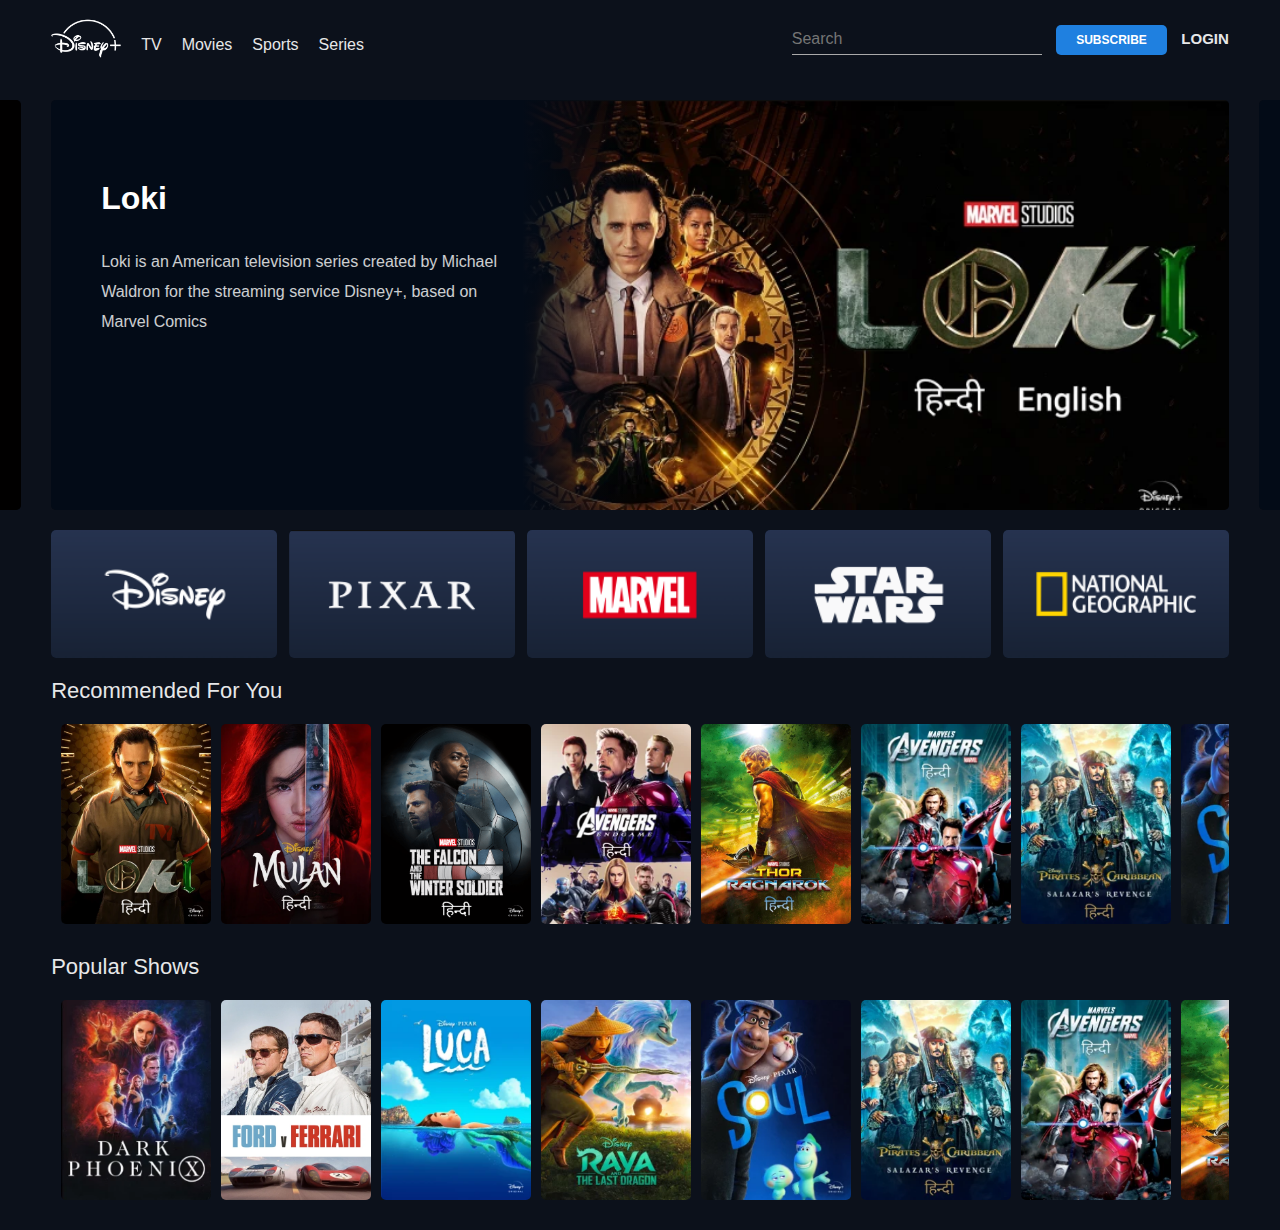
<file: Disney+Hotstar Clone/index.html>
<!DOCTYPE html>
<html lang="en">
  <head>
    <meta charset="UTF-8" />
    <meta http-equiv="X-UA-Compatible" content="IE=edge" />
    <meta name="viewport" content="width=device-width, initial-scale=1.0" />
    <title>Disney+ Clone</title>
    <link rel="stylesheet" href="style.css" />
    <script src="https://ajax.googleapis.com/ajax/libs/jquery/3.6.0/jquery.min.js"></script>
  </head>
  <body>
    <nav class="navbar">
      <img src="images/logo.png" class="brand-logo" alt="" />
      <ul class="nav-links">
        <li class="nav-items"><a href="#">TV</a></li>
        <li class="nav-items"><a href="#">movies</a></li>
        <li class="nav-items"><a href="#">sports</a></li>
        <li class="nav-items"><a href="#">series</a></li>
      </ul>

      <div class="right-container">
        <input type="text" class="search-box" placeholder="search" />
        <button class="sub-btn">subscribe</button>
        <a href="#" class="login-link">login</a>
      </div>
    </nav>

    <div class="carousel-container">
      <div class="carousel">
        <!-- javascript code-->
      </div>
    </div>
    <div class="video-card-container">
      <div class="video-card">
        <img src="./images/disney.PNG" class="video-card-image" alt="" />
        <video src="./videos/disney.mp4" muted loop class="card-video"></video>
      </div>
      <div class="video-card">
        <img src="./images/pixar.PNG" class="video-card-image" alt="" />
        <video src="./videos/pixar.mp4" muted loop class="card-video"></video>
      </div>
      <div class="video-card">
        <img src="./images/marvel.PNG" class="video-card-image" alt="" />
        <video src="./videos/marvel.mp4" muted loop class="card-video"></video>
      </div>
      <div class="video-card">
        <img src="./images/star-wars.PNG" class="video-card-image" alt="" />
        <video
          src="./videos/star-war.mp4"
          muted
          loop
          class="card-video"
        ></video>
      </div>
      <div class="video-card">
        <img src="./images/geographic.PNG" class="video-card-image" alt="" />
        <video
          src="./videos/geographic.mp4"
          muted
          loop
          class="card-video"
        ></video>
      </div>
    </div>
    <h1 class="title">Recommended For You</h1>
    <div class="movies-list">
      <button class="pre-btn" title="btn">
        <img src="./images/pre.png" alt="" />
      </button>
      <button class="nxt-btn" title="btn">
        <img src="./images/nxt.png" alt="" />
      </button>
      <div class="card-container">
        <div class="card">
          <img src="./images/poster 1.png" class="card-img" alt="" />
          <div class="card-body">
            <h2 class="name">Loki</h2>
            <h6 class="des">One of the best marvel movies</h6>
            <button class="watchlist-btn">add to watchlist</button>
          </div>
        </div>
        <div class="card">
          <img src="./images/poster 2.png" class="card-img" alt="" />
          <div class="card-body">
            <h2 class="name">Mulan</h2>
            <h6 class="des">
              Mulan is a 2020 American fantasy action drama film produced by
              Walt Disney Pictures. Directed by Niki Caro
            </h6>
            <button class="watchlist-btn">add to watchlist</button>
          </div>
        </div>
        <div class="card">
          <img src="./images/poster 3.png" class="card-img" alt="" />
          <div class="card-body">
            <h2 class="name">The Falcon And The Winter Soldier</h2>
            <h6 class="des">
              The Falcon and the Winter Soldier is an American television
              miniseries created by Malcolm Spellman for the streaming service
              Disney+, based on Marvel Comics
            </h6>
            <button class="watchlist-btn">add to watchlist</button>
          </div>
        </div>
        <div class="card">
          <img src="./images/poster 4.png" class="card-img" alt="" />
          <div class="card-body">
            <h2 class="name">Avengers:Endgame</h2>
            <h6 class="des">
              Avengers: Endgame is a 2019 American superhero film based on the
              Marvel Comics superhero team the Avengers.
            </h6>
            <button class="watchlist-btn">add to watchlist</button>
          </div>
        </div>
        <div class="card">
          <img src="./images/poster 5.png" class="card-img" alt="" />
          <div class="card-body">
            <h2 class="name">Thor Ragnarok</h2>
            <h6 class="des">
              An Avenger and the crown prince of Asgard, based on the Norse
              mythological deity of the same name, who has become a "lone
              gunslinger" searching for the Infinity
            </h6>
            <button class="watchlist-btn">add to watchlist</button>
          </div>
        </div>
        <div class="card">
          <img src="./images/poster 6.png" class="card-img" alt="" />
          <div class="card-body">
            <h2 class="name">Avengers</h2>
            <h6 class="des">
              Marvel's The Avengers or simply The Avengers, is a 2012 American
              superhero film based on the Marvel Comics superhero team of the
              same name..
            </h6>
            <button class="watchlist-btn">add to watchlist</button>
          </div>
        </div>
        <div class="card">
          <img src="./images/poster 7.png" class="card-img" alt="" />
          <div class="card-body">
            <h2 class="name">Pirates Of The Carribean:Salazar's Revenge</h2>
            <h6 class="des">
              To break the curse of Flying Dutchman, Captain Jack Sparrow and
              Henry Turner embark on a mission to find the Trident of Poseidon.
              They also try to stop Captain Salazar who intends to rule the
              seas.
            </h6>
            <button class="watchlist-btn">add to watchlist</button>
          </div>
        </div>
        <div class="card">
          <img src="./images/poster 8.png" class="card-img" alt="" />
          <div class="card-body">
            <h2 class="name">Soul</h2>
            <h6 class="des">
              Joe is a middle-school band teacher whose life hasn't quite gone
              the way he expected. His true passion is jazz -- and he's good..
            </h6>
            <button class="watchlist-btn">add to watchlist</button>
          </div>
        </div>
        <div class="card">
          <img src="./images/poster 9.png" class="card-img" alt="" />
          <div class="card-body">
            <h2 class="name">Raya And The Last Dragon</h2>
            <h6 class="des">
              Raya, a warrior, sets out to track down Sisu, a dragon, who
              transferred all her powers into a magical gem.
            </h6>
            <button class="watchlist-btn">add to watchlist</button>
          </div>
        </div>
        <div class="card">
          <img src="./images/poster 10.png" class="card-img" alt="" />
          <div class="card-body">
            <h2 class="name">Luca</h2>
            <h6 class="des">
              Luca, a sea monster, befriends Alberto, another one of his kind
              who takes him on a land adventure.
            </h6>
            <button class="watchlist-btn">add to watchlist</button>
          </div>
        </div>
        <div class="card">
          <img src="./images/poster 11.png" class="card-img" alt="" />
          <div class="card-body">
            <h2 class="name">Ford Vs Farrari</h2>
            <h6 class="des">
              Carroll Shelby, an automotive designer, and Ken Miles, a race car
              driver, join hands to build a trailblazing vehicle and compete
              against the Ferrari race cars.
            </h6>
            <button class="watchlist-btn">add to watchlist</button>
          </div>
        </div>
        <div class="card">
          <img src="./images/poster 12.png" class="card-img" alt="" />
          <div class="card-body">
            <h2 class="name">X-man: Dark Pheonix</h2>
            <h6 class="des">
              After a mishap, Jean Grey is struck by a powerful ray of energy
              which she absorbs into her body, turning her into an
              uncontrollable liability for the X-Men.
            </h6>
            <button class="watchlist-btn">add to watchlist</button>
          </div>
        </div>
      </div>
    </div>
    <h1 class="title">Popular Shows</h1>
    <div class="movies-list">
      <button class="pre-btn" title="btn">
        <img src="./images/pre.png" alt="" />
      </button>
      <button class="nxt-btn" title="btn">
        <img src="./images/nxt.png" alt="" />
      </button>
      <div class="card-container">
        <div class="card">
          <img src="./images/poster 12.png" class="card-img" alt="" />
          <div class="card-body">
            <h2 class="name">X-man: Dark Pheonix</h2>
            <h6 class="des">
              After a mishap, Jean Grey is struck by a powerful ray of energy
              which she absorbs into her body, turning her into an
              uncontrollable liability for the X-Men..
            </h6>
            <button class="watchlist-btn">add to watchlist</button>
          </div>
        </div>
        <div class="card">
          <img src="./images/poster 11.png" class="card-img" alt="" />
          <div class="card-body">
            <h2 class="name">Ford Vs Farrari</h2>
            <h6 class="des">
              Carroll Shelby, an automotive designer, and Ken Miles, a race car
              driver, join hands to build a trailblazing vehicle and compete
              against the Ferrari race cars.
            </h6>
            <button class="watchlist-btn">add to watchlist</button>
          </div>
        </div>
        <div class="card">
          <img src="./images/poster 10.png" class="card-img" alt="" />
          <div class="card-body">
            <h2 class="name">Luca</h2>
            <h6 class="des">
              Luca, a sea monster, befriends Alberto, another one of his kind
              who takes him on a land adventure.
            </h6>
            <button class="watchlist-btn">add to watchlist</button>
          </div>
        </div>
        <div class="card">
          <img src="./images/poster 9.png" class="card-img" alt="" />
          <div class="card-body">
            <h2 class="name">Raya And The Last Dragon</h2>
            <h6 class="des">
              Raya, a warrior, sets out to track down Sisu, a dragon, who
              transferred all her powers into a magical gem.
            </h6>
            <button class="watchlist-btn">add to watchlist</button>
          </div>
        </div>
        <div class="card">
          <img src="./images/poster 8.png" class="card-img" alt="" />
          <div class="card-body">
            <h2 class="name">Soul</h2>
            <h6 class="des">
              Joe is a middle-school band teacher whose life hasn't quite gone
              the way he expected. His true passion is jazz -- and he's good..
            </h6>
            <button class="watchlist-btn">add to watchlist</button>
          </div>
        </div>
        <div class="card">
          <img src="./images/poster 7.png" class="card-img" alt="" />
          <div class="card-body">
            <h2 class="name">Pirates Of The Carribean:Salazar's Revenge</h2>
            <h6 class="des">
              To break the curse of Flying Dutchman, Captain Jack Sparrow and
              Henry Turner embark on a mission to find the Trident of Poseidon..
            </h6>
            <button class="watchlist-btn">add to watchlist</button>
          </div>
        </div>
        <div class="card">
          <img src="./images/poster 6.png" class="card-img" alt="" />
          <div class="card-body">
            <h2 class="name">Avengers</h2>
            <h6 class="des">
              Marvel's The Avengers or simply The Avengers, is a 2012 American
              superhero film based on the Marvel Comics superhero team of the
              same name..
            </h6>
            <button class="watchlist-btn">add to watchlist</button>
          </div>
        </div>
        <div class="card">
          <img src="./images/poster 5.png" class="card-img" alt="" />
          <div class="card-body">
            <h2 class="name">Thor Ragnarok</h2>
            <h6 class="des">
              Deprived of his mighty hammer Mjolnir, Thor must escape the other
              side of the universe to save his home, Asgard, from Hela, the
              goddess of death..
            </h6>
            <button class="watchlist-btn">add to watchlist</button>
          </div>
        </div>
        <div class="card">
          <img src="./images/poster 4.png" class="card-img" alt="" />
          <div class="card-body">
            <h2 class="name">Avengers:Endgame</h2>
            <h6 class="des">
              After Thanos, an intergalactic warlord, disintegrates half of the
              universe, the Avengers must reunite and assemble again to
              reinvigorate their trounced allies and restore balance.
            </h6>
            <button class="watchlist-btn">add to watchlist</button>
          </div>
        </div>
        <div class="card">
          <img src="./images/poster 3.png" class="card-img" alt="" />
          <div class="card-body">
            <h2 class="name">The Falcon And The Winter Soldier</h2>
            <h6 class="des">
              Falcon and the Winter Soldier are a mismatched duo who team up for
              a global adventure that will test their survival skills -- as well
              as their patience.
            </h6>
            <button class="watchlist-btn">add to watchlist</button>
          </div>
        </div>
        <div class="card">
          <img src="./images/poster 2.png" class="card-img" alt="" />
          <div class="card-body">
            <h2 class="name">Mulan</h2>
            <h6 class="des">
              A girl disguises as a male warrior and joins the imperial army in
              order to prevent her sick father from being forced to enlist as he
              has no male heir.
            </h6>
            <button class="watchlist-btn">add to watchlist</button>
          </div>
        </div>
        <div class="card">
          <img src="./images/poster 1.png" class="card-img" alt="" />
          <div class="card-body">
            <h2 class="name">Loki</h2>
            <h6 class="des">
              Loki is an American television series created by Michael Waldron
              for the streaming service Disney+, based on Marvel Comics.
            </h6>
            <button class="watchlist-btn">add to watchlist</button>
          </div>
        </div>
      </div>
    </div>
    <script src="index.js" async></script>
  </body>
</html>
</file>
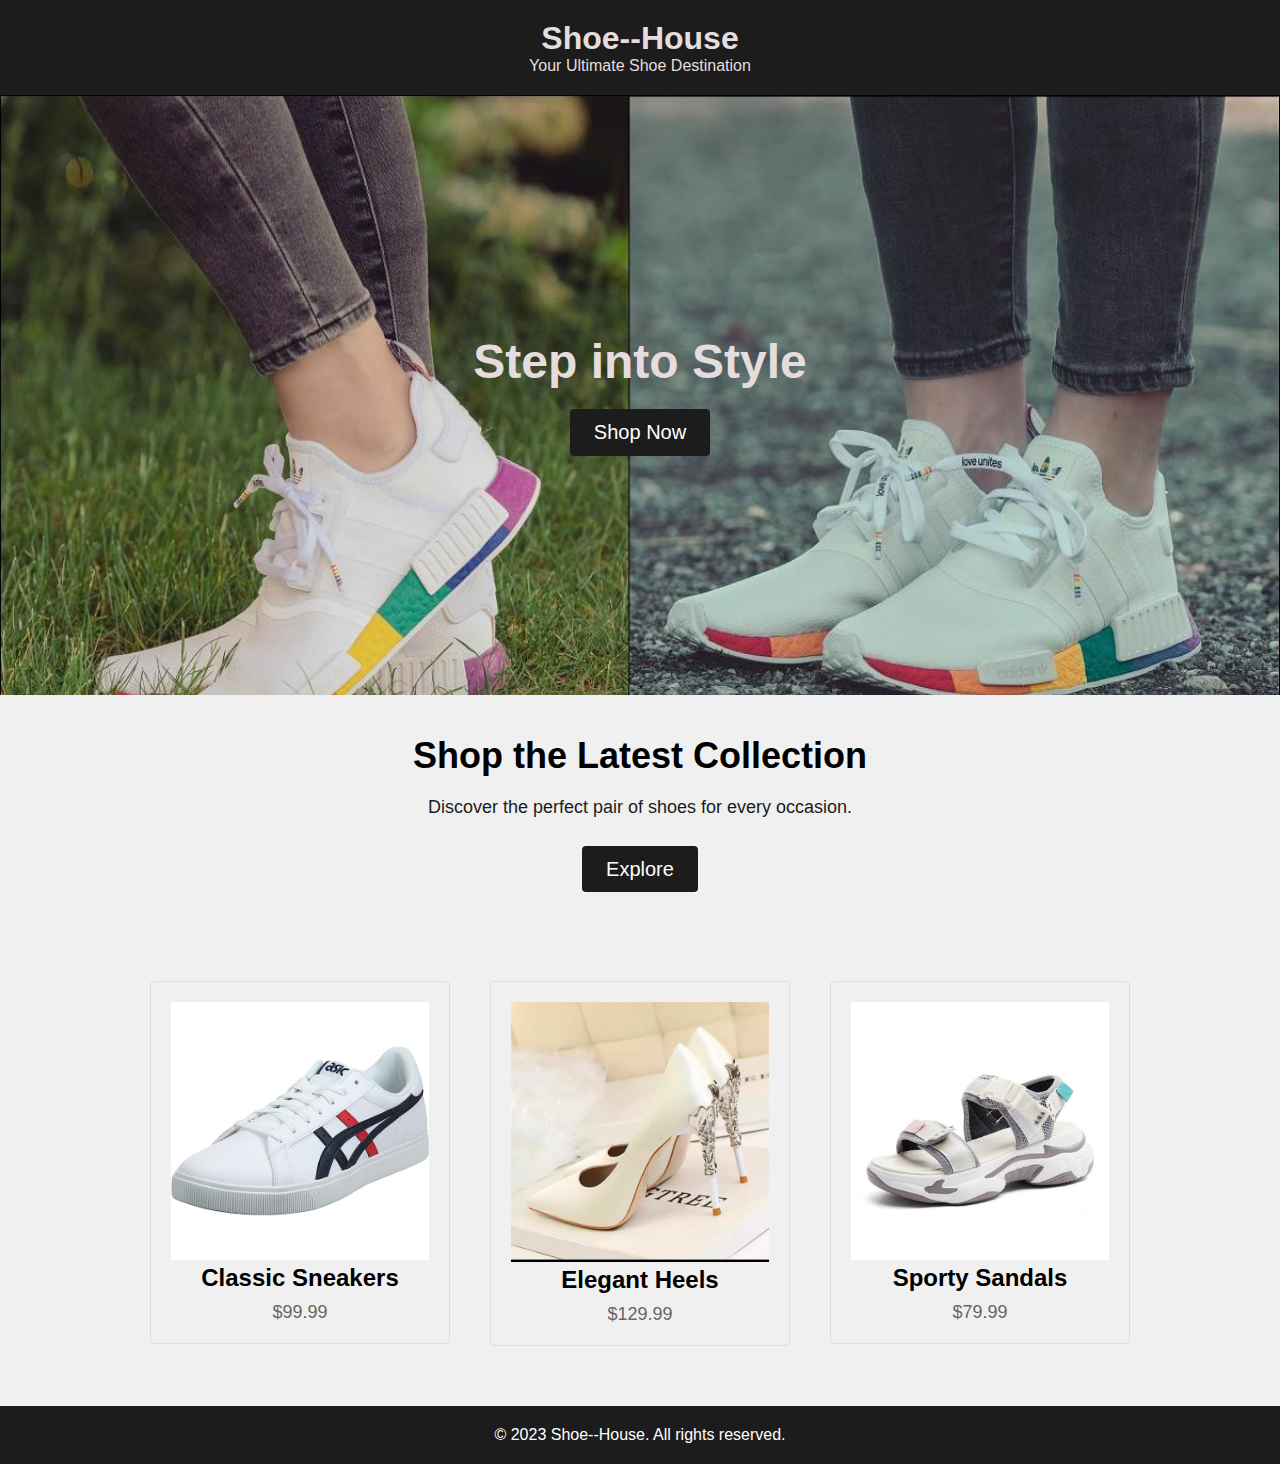
<file: Landing page/index.html>
<!DOCTYPE html>
<html lang="en">

<head>
  <meta charset="UTF-8">
  <meta name="viewport" content="width=device-width, initial-scale=1.0">
  <title>Shoe--House - Your Ultimate Shoe Destination</title>
  <link rel="stylesheet" href="style.css">
</head>

<body>
  <header>
    <h1>Shoe--House</h1>
    <p>Your Ultimate Shoe Destination</p>
  </header>

  <section class="hero">
    <h1>Step into Style</h1>
    <a href="#shop" class="btn">Shop Now</a>
  </section>

  <section id="shop" class="cta-section">
    <h2>Shop the Latest Collection</h2>
    <p>Discover the perfect pair of shoes for every occasion.</p>
    <a href="#" class="btn">Explore</a>
  </section>

  <section class="featured-shoes">
    <div class="shoe">
      <img src="shoe1.jpg" alt="Shoe 1">
      <h3>Classic Sneakers</h3>
      <p>$99.99</p>
    </div>
    <div class="shoe">
      <img src="shoe2.jpg" alt="Shoe 2">
      <h3>Elegant Heels</h3>
      <p>$129.99</p>
    </div>
    <div class="shoe">
      <img src="shoe4.jpg" alt="Shoe 3">
      <h3>Sporty Sandals</h3>
      <p>$79.99</p>
    </div>
  </section>

  <footer class="footer">
    <p>&copy; 2023 Shoe--House. All rights reserved.</p>
  </footer>
</body>

</html>
</file>
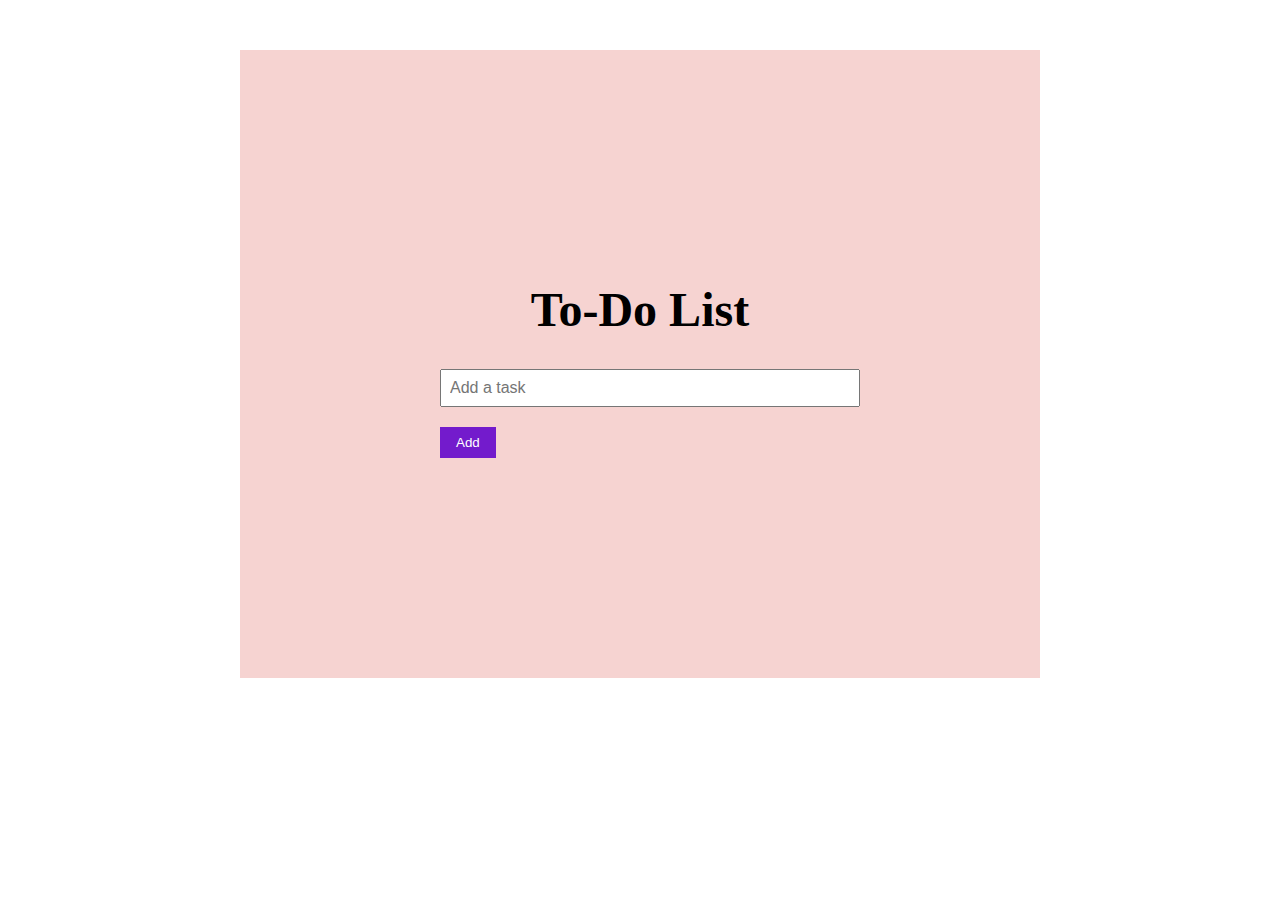
<file: TO-DO List/index.html>
<!DOCTYPE html>
<html>
<head>
  <title>To-Do List</title>
  <link rel="stylesheet" type="text/css" href="style.css">
</head>
<body>
  <div class="container">
    <h1>To-Do List</h1>
    <form id="task-form">
      <input type="text" id="task-input" placeholder="Add a task">
      <button type="submit">Add</button>
    </form>
    <ul id="task-list"></ul>
  </div>
  <script src="script.js"></script>
</body>
</html>
</file>
<file: Disney+Hotstar Clone/style.css>
* {
  margin: 0;
  padding: 0;
  box-sizing: border-box;
}

body {
  width: 100%;
  background: #0c111b;
  position: relative;
  font-family: roboto, sans-serif;
}

.navbar {
  width: 100%;
  height: 80px;
  position: fixed;
  top: 0;
  left: 0;
  padding: 0 4%;
  background: #0c111b;
  z-index: 9;
  display: flex;
  align-items: center;
}

.brand-logo {
  height: 70px;
}

.nav-links {
  margin-top: 10px;
  display: flex;
  list-style: none;
}

.nav-items a {
  text-decoration: none;
  margin-left: 20px;
  text-transform: capitalize;
  color: #fff;
  opacity: 0.9;
}

.right-container {
  display: block;
  margin-left: auto;
}

.search-box {
  border: none;
  border-bottom: 1px solid #aaa;
  background: transparent;
  outline: none;
  height: 30px;
  color: #fff;
  width: 250px;
  text-transform: capitalize;
  font-size: 16px;
  font-weight: 500;
  transition: 0.5s;
}

.search-box:focus {
  width: 400px;
  border-color: #1f80e0;
}

.sub-btn {
  background: #1f80e0;
  height: 30px;
  padding: 0 20px;
  color: #fff;
  border-radius: 5px;
  border: none;
  outline: none;
  text-transform: uppercase;
  font-weight: 700;
  font-size: 12px;
  margin: 0 10px;
}

.login-link {
  color: #fff;
  opacity: 0.9;
  text-transform: uppercase;
  font-size: 15px;
  font-weight: 700;
  text-decoration: none;
}

.carousel-container {
  position: relative;
  width: 100%;
  height: 450px;
  padding: 20px 0;
  overflow-x: hidden;
  margin-top: 80px;
}

.carousel {
  display: flex;
  width: 92%;
  height: 100%;
  position: relative;
  margin: auto;
}

.slider {
  flex: 0 0 auto;
  margin-right: 30px;
  position: relative;
  background: rgba(0, 0, 0, 0.5);
  border-radius: 5px;
  width: 100%;
  height: 100%;
  left: 0;
  transition: 1s;
  overflow: hidden;
}

.slider img {
  width: 70%;
  min-height: 100%;
  object-fit: cover;
  display: block;
  margin-left: auto;
}

.slide-content {
  position: absolute;
  width: 50%;
  height: 100%;
  z-index: 2;
  background: linear-gradient(to right, #030b17 80%, #0c111b00);
  color: #fff;
}

.movie-title {
  padding-left: 50px;
  text-transform: capitalize;
  margin-top: 80px;
}

.movie-des {
  width: 80%;
  line-height: 30px;
  padding-left: 50px;
  margin-top: 30px;
  opacity: 0.8;
}

.video-card-container {
  position: relative;
  width: 92%;
  margin: auto;
  height: 10vw;
  display: flex;
  margin-bottom: 20px;
  justify-content: space-between;
}

.video-card {
  position: relative;
  min-width: calc(100% / 5 - 10px);
  width: calc(100% / 5 - 10px);
  height: 100%;
  border-radius: 5px;
  overflow: hidden;
  background: #030b17;
}

.video-card-image,
.card-video {
  width: 100%;
  height: 100%;
  object-fit: cover;
}

.card-video {
  position: absolute;
}

.video-card:hover .video-card-image {
  display: none;
}

.title {
  color: #fff;
  opacity: 0.9;
  padding-left: 4%;
  text-transform: capitalize;
  font-size: 22px;
  font-weight: 500;
}

.movies-list {
  width: 100%;
  height: 220px;
  position: relative;
  margin: 10px 0 20px;
}

.card-container {
  position: relative;
  width: 92%;
  padding-left: 10px;
  height: 220px;
  display: flex;
  margin: 0 auto;
  align-items: center;
  overflow-x: auto;
  overflow-y: visible;
  scroll-behavior: smooth;
}

.card-container::-webkit-scrollbar {
  display: none;
}

.card {
  position: relative;
  min-width: 150px;
  width: 150px;
  height: 200px;
  border-radius: 5px;
  overflow: hidden;
  margin-right: 10px;
  transition: 0.5s;
}

.card-img {
  width: 100%;
  height: 100%;
  object-fit: cover;
}

.card:hover {
  transform: scale(1.1);
}

.card:hover .card-body {
  opacity: 1;
}

.card-body {
  opacity: 0;
  width: 100%;
  height: 100%;
  position: absolute;
  top: 0;
  left: 0;
  z-index: 2;
  background: linear-gradient(to bottom, rgba(4, 8, 15, 0), #192133 90%);
  padding: 10px;
  transition: 0.5s;
}

.name {
  color: #fff;
  font-size: 15px;
  font-weight: 500;
  text-transform: capitalize;
  margin-top: 60%;
}

.des {
  color: #fff;
  opacity: 0.8;
  margin: 5px 0;
  font-weight: 500;
  font-size: 12px;
}

.watchlist-btn {
  position: relative;
  width: 100%;
  text-transform: capitalize;
  background: none;
  border: none;
  font-weight: 500;
  text-align: right;
  color: rgba(255, 255, 255, 0.5);
  margin: 5px 0;
  cursor: pointer;
  padding: 10px 5px;
  border-radius: 5px;
}

.watchlist-btn::before {
  content: "";
  position: absolute;
  top: 0;
  left: -5px;
  height: 35px;
  width: 35px;
  background-image: url(images/add.png);
  background-size: cover;
  transform: scale(0.4);
}

.watchlist-btn:hover {
  color: #fff;
  background: rgba(255, 255, 255, 0.1);
}

.pre-btn,
.nxt-btn {
  position: absolute;
  top: 0;
  width: 5%;
  height: 100%;
  z-index: 2;
  border: none;
  cursor: pointer;
  outline: none;
}

.pre-btn {
  left: 0;
  background: linear-gradient(to right, #0c111b 0%, #0c111b00);
}

.nxt-btn {
  right: 0;
  background: linear-gradient(to left, #0c111b 0%, #0c111b00);
}

.pre-btn img,
.nxt-btn img {
  width: 15px;
  height: 20px;
  opacity: 0;
}

.pre-btn:hover img,
.nxt-btn:hover img {
  opacity: 1;
}
</file>
<file: Landing page/style.css>
* {
    margin: 0;
    padding: 0;
    box-sizing: border-box;
  }
  
  body {
    font-family: Arial, sans-serif;
    background-color: #f0f0f0;
  }
  
  header {
    background-color: #1c1c1c;
    color: #e5dddd;
    padding: 20px;
    text-align: center;
  }
  
  .hero {
    background-image: url('back.jpg');
    background-size: cover;
    height: 600px;
    display: flex;
    flex-direction: column;
    justify-content: center;
    align-items: center;
    text-align: center;
    color: #e5dddd;
  }
  
  .hero h1 {
    font-size: 48px;
    margin-bottom: 20px;
  }
  
  .btn {
    background-color: #1c1c1c;
    color: #fff;
    padding: 12px 24px;
    text-decoration: none;
    border-radius: 4px;
    font-size: 20px;
  }
  
  .cta-section {
    text-align: center;
    padding: 40px;
  }
  
  .cta-section h2 {
    font-size: 36px;
    margin-bottom: 20px;
  }
  
  .cta-section p {
font-size: 18px;
color: #1c1c1c;
margin-bottom: 40px;
}

.featured-shoes {
display: flex;
justify-content: center;
align-items: flex-start;
flex-wrap: wrap;
padding: 40px;
}

.shoe {
max-width: 300px;
margin: 20px;
padding: 20px;
border: 1px solid #ddd;
border-radius: 4px;
text-align: center;
}

.shoe img {
max-width: 100%;
}

.shoe h3 {
font-size: 24px;
margin-bottom: 10px;
}

.shoe p {
font-size: 18px;
color: #666;
}

.footer {
background-color: #1c1c1c;
color: #fff;
padding: 20px;
text-align: center;
}

.footer p {
margin: 0;
}
</file>
<file: TO-DO List/style.css>
.container {
    max-width: 400px;
    margin: 0 auto;
    margin-top: 50px;
    padding: 200px;
    background-color: #f6d3d1;
  }
  
  h1 {
    text-align: center;
    font-size: 3rem;
    font-family: 'Times New Roman', Times, serif;
  }
  
  form {
    margin-bottom: 20px;
  }
  
  input[type="text"] {
    width: 100%;
    padding: 8px;
    font-size: 16px;
  }
  
  button {
    padding: 8px 16px;
    background-color: #731bcc;
    margin-top: 20px;
    color: white;
    border: none;
    cursor: pointer;
  }
  
  ul {
    list-style-type: none;
    padding: 0;
  }
  
  li {
    margin-bottom: 8px;
  }
  
  li button {
    background-color: #f44336;
    margin-left: 100px;
  }
  
  li.completed {
    text-decoration: line-through;
  }
</file>
